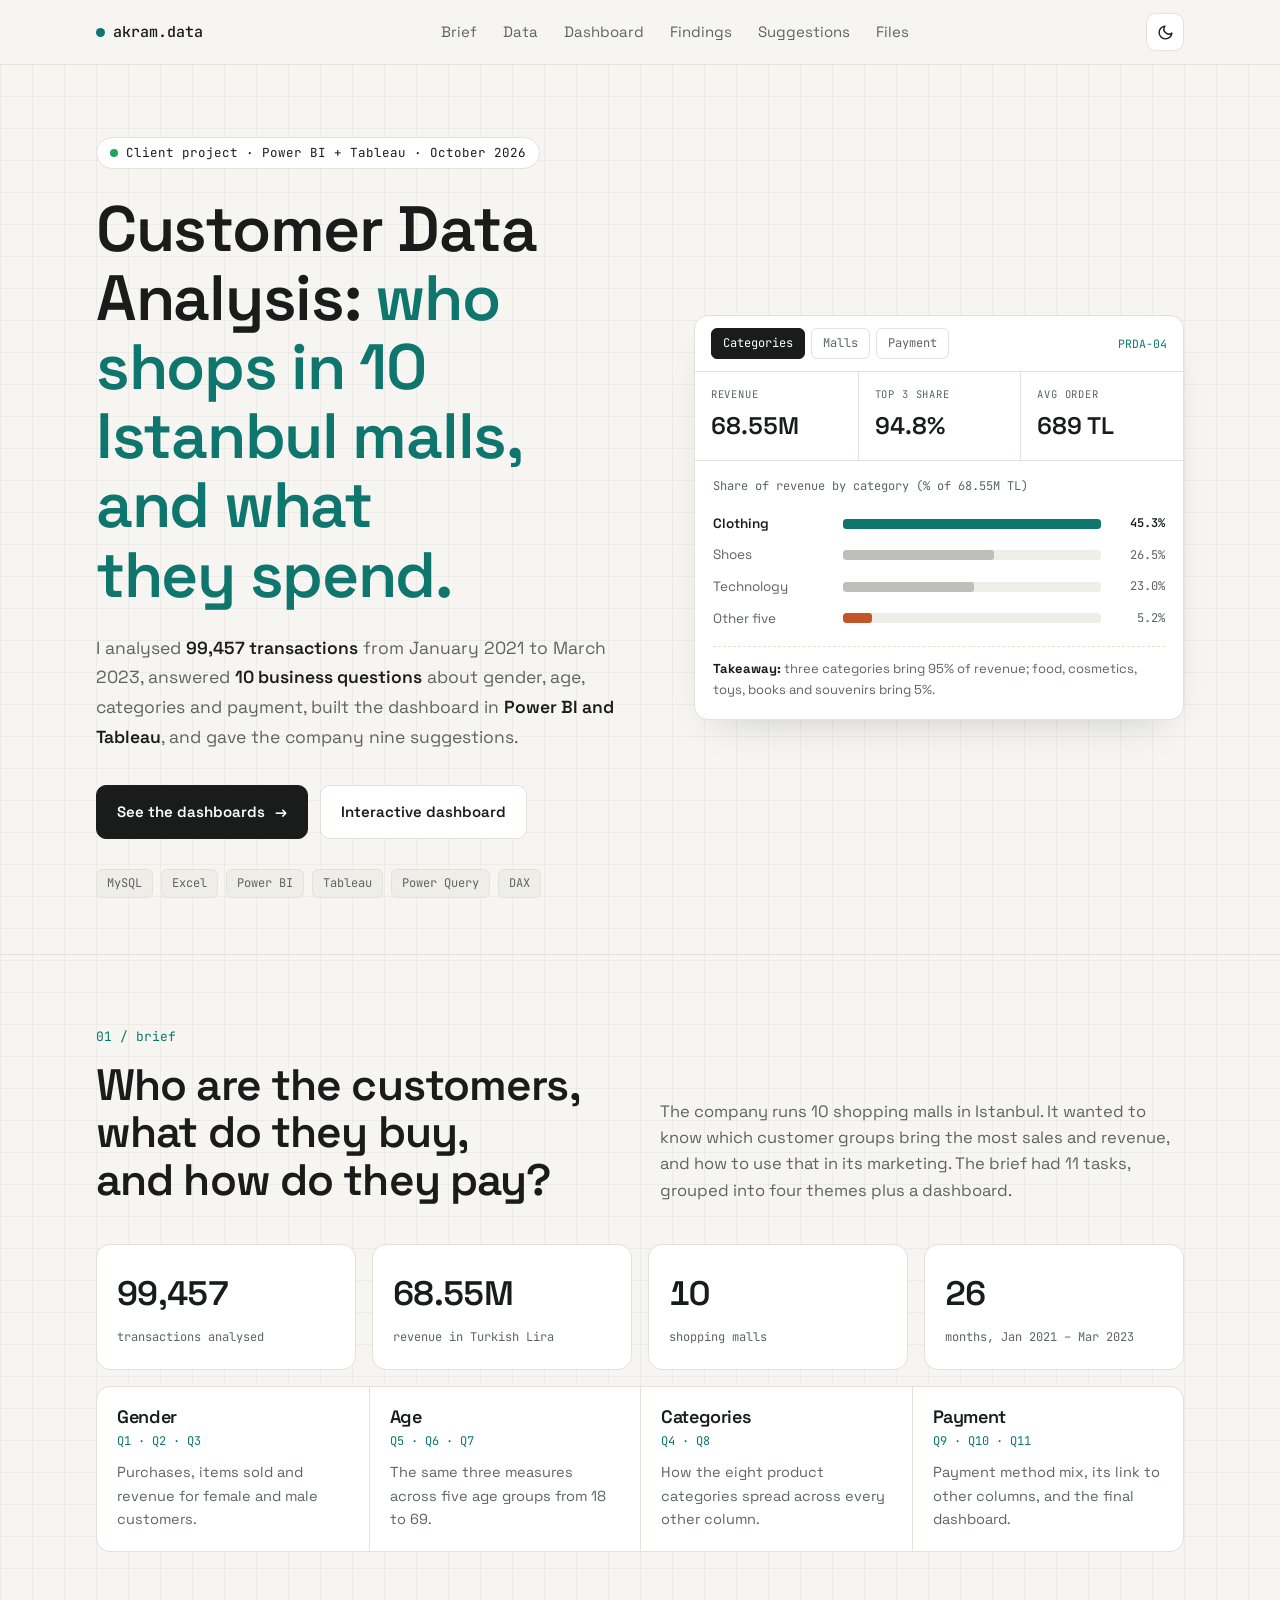
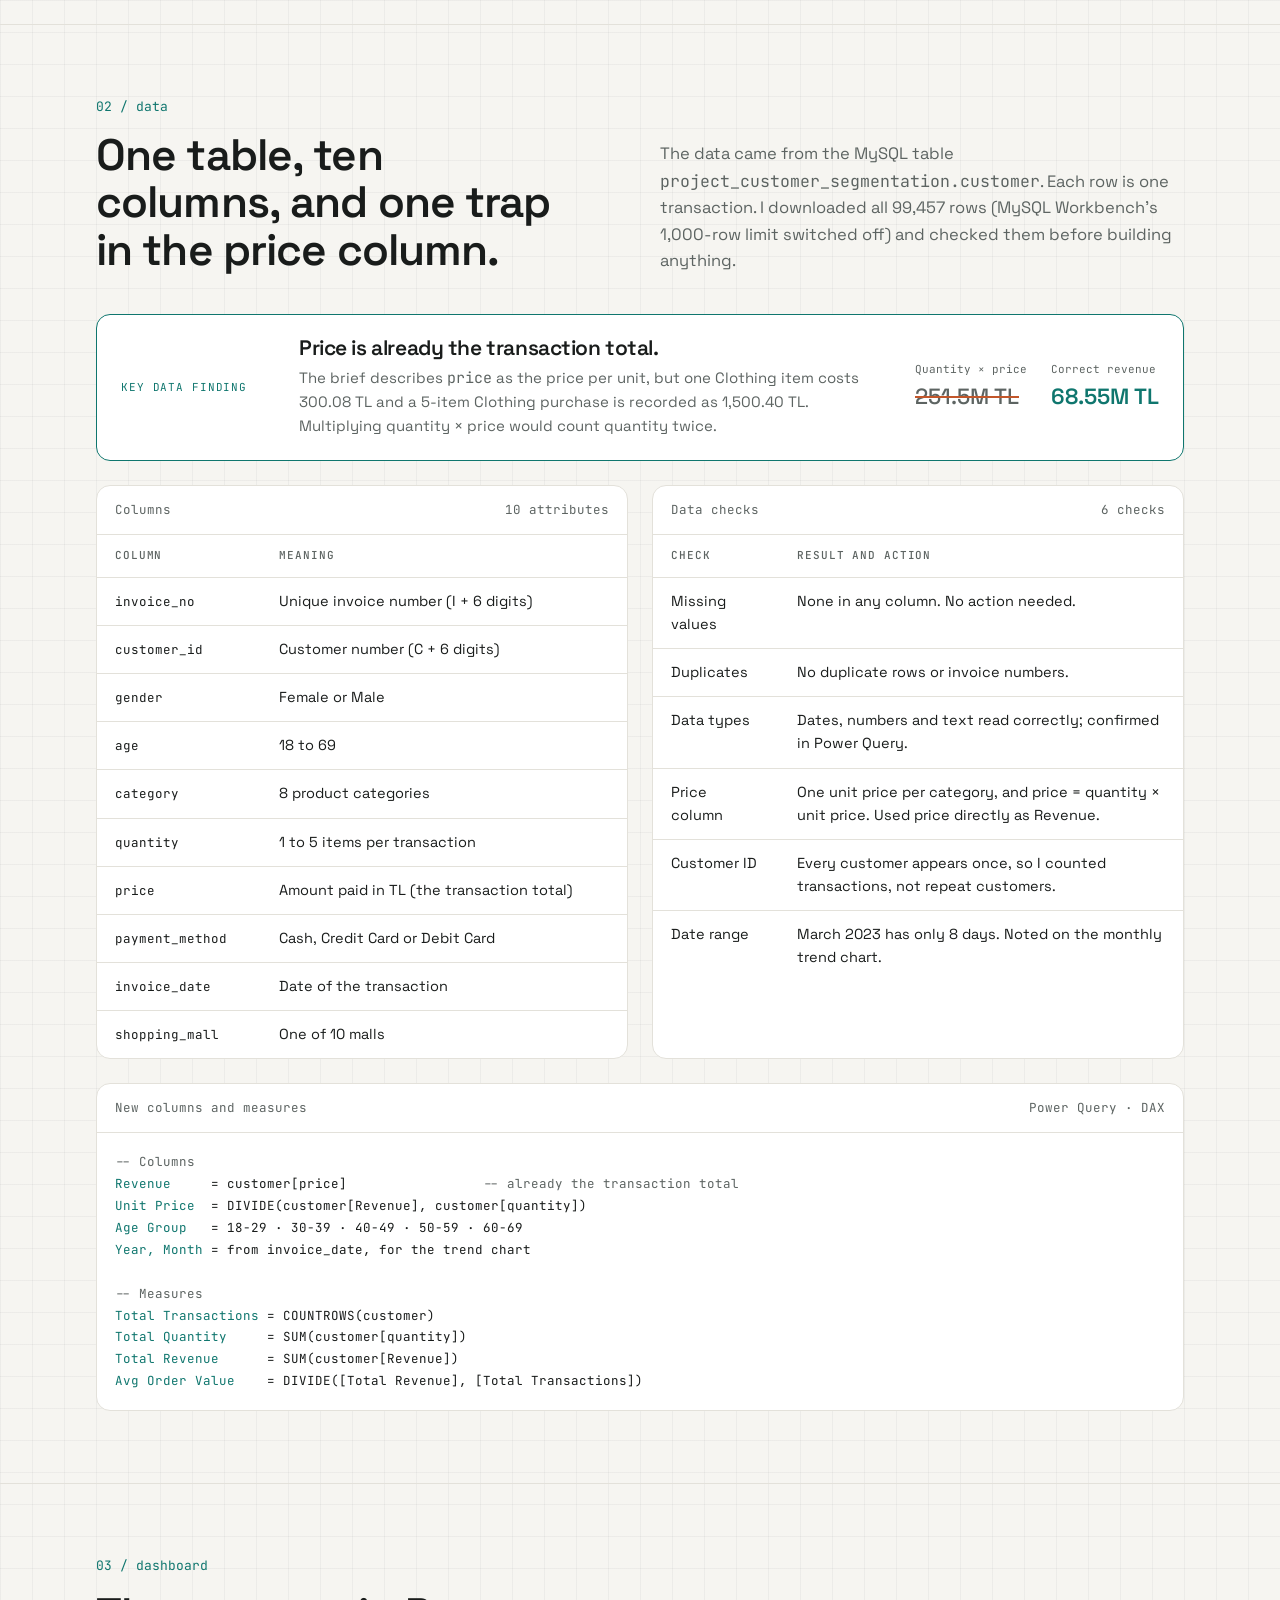
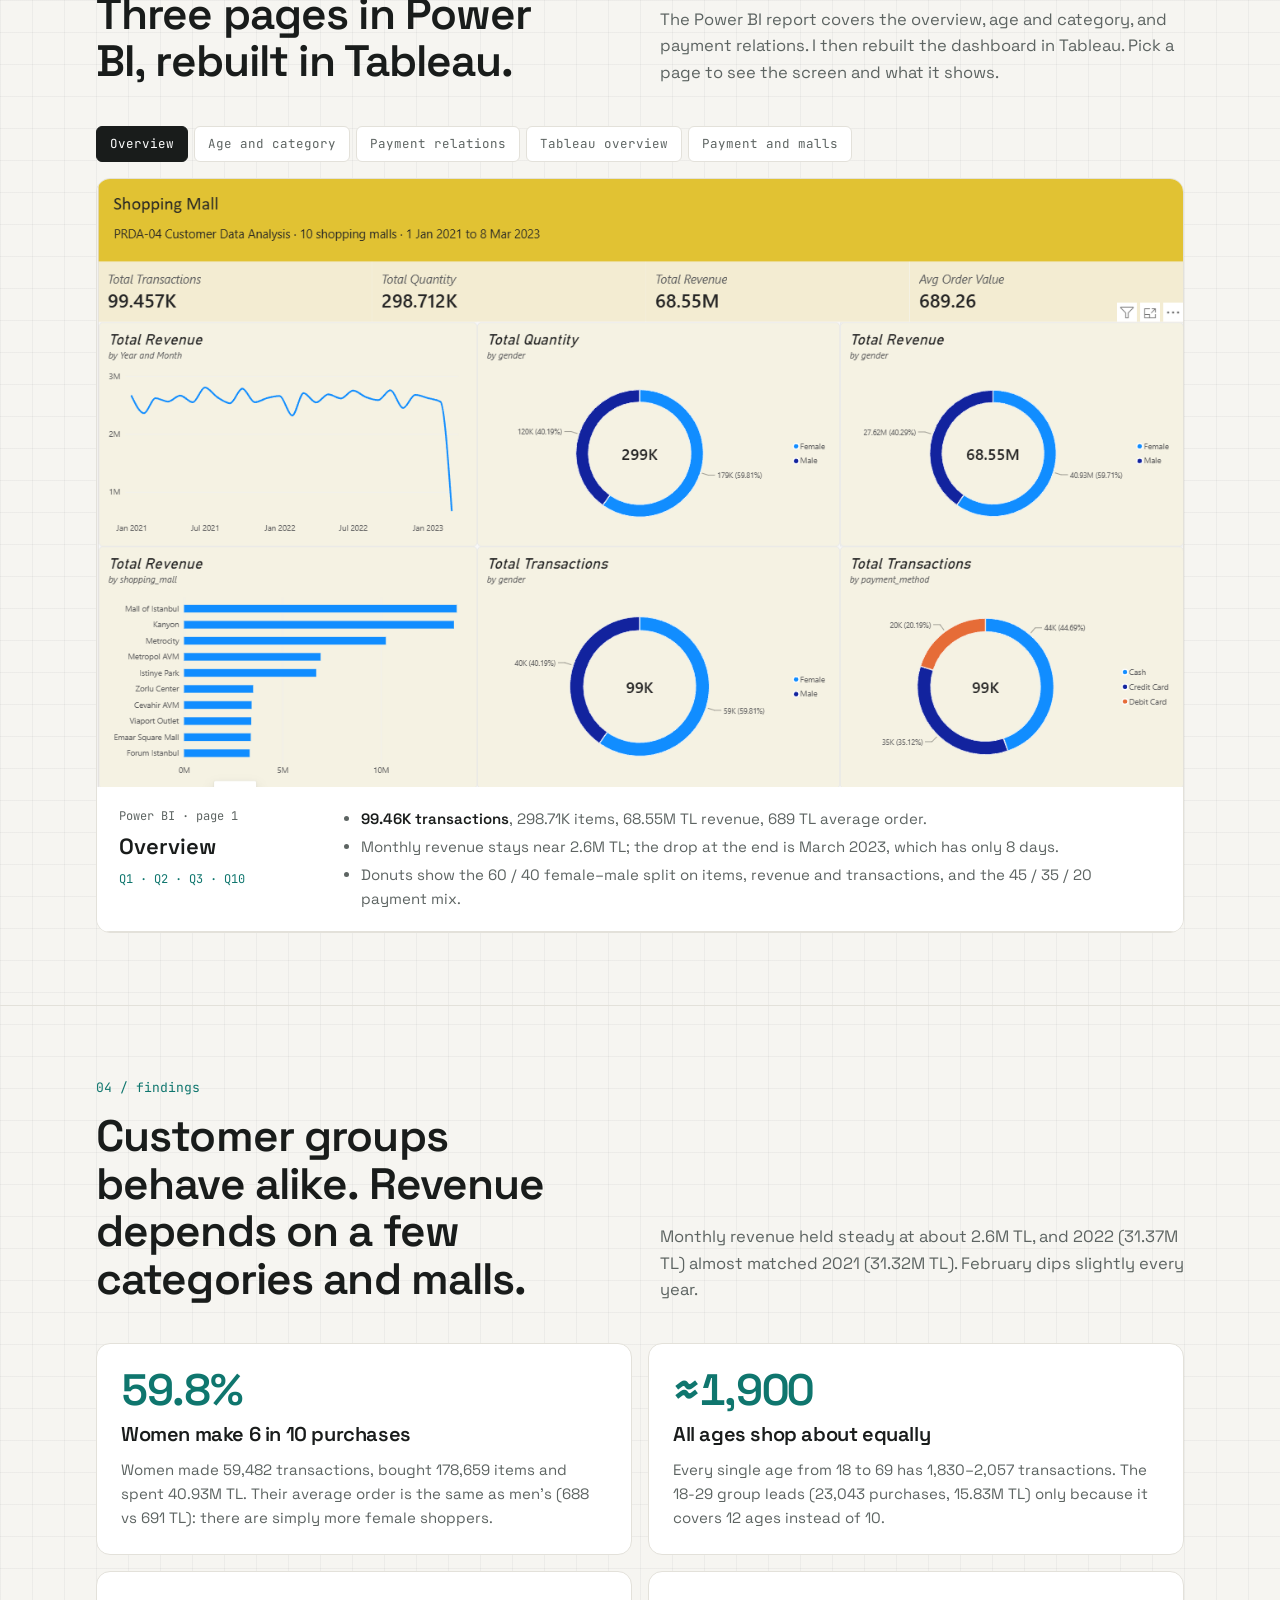
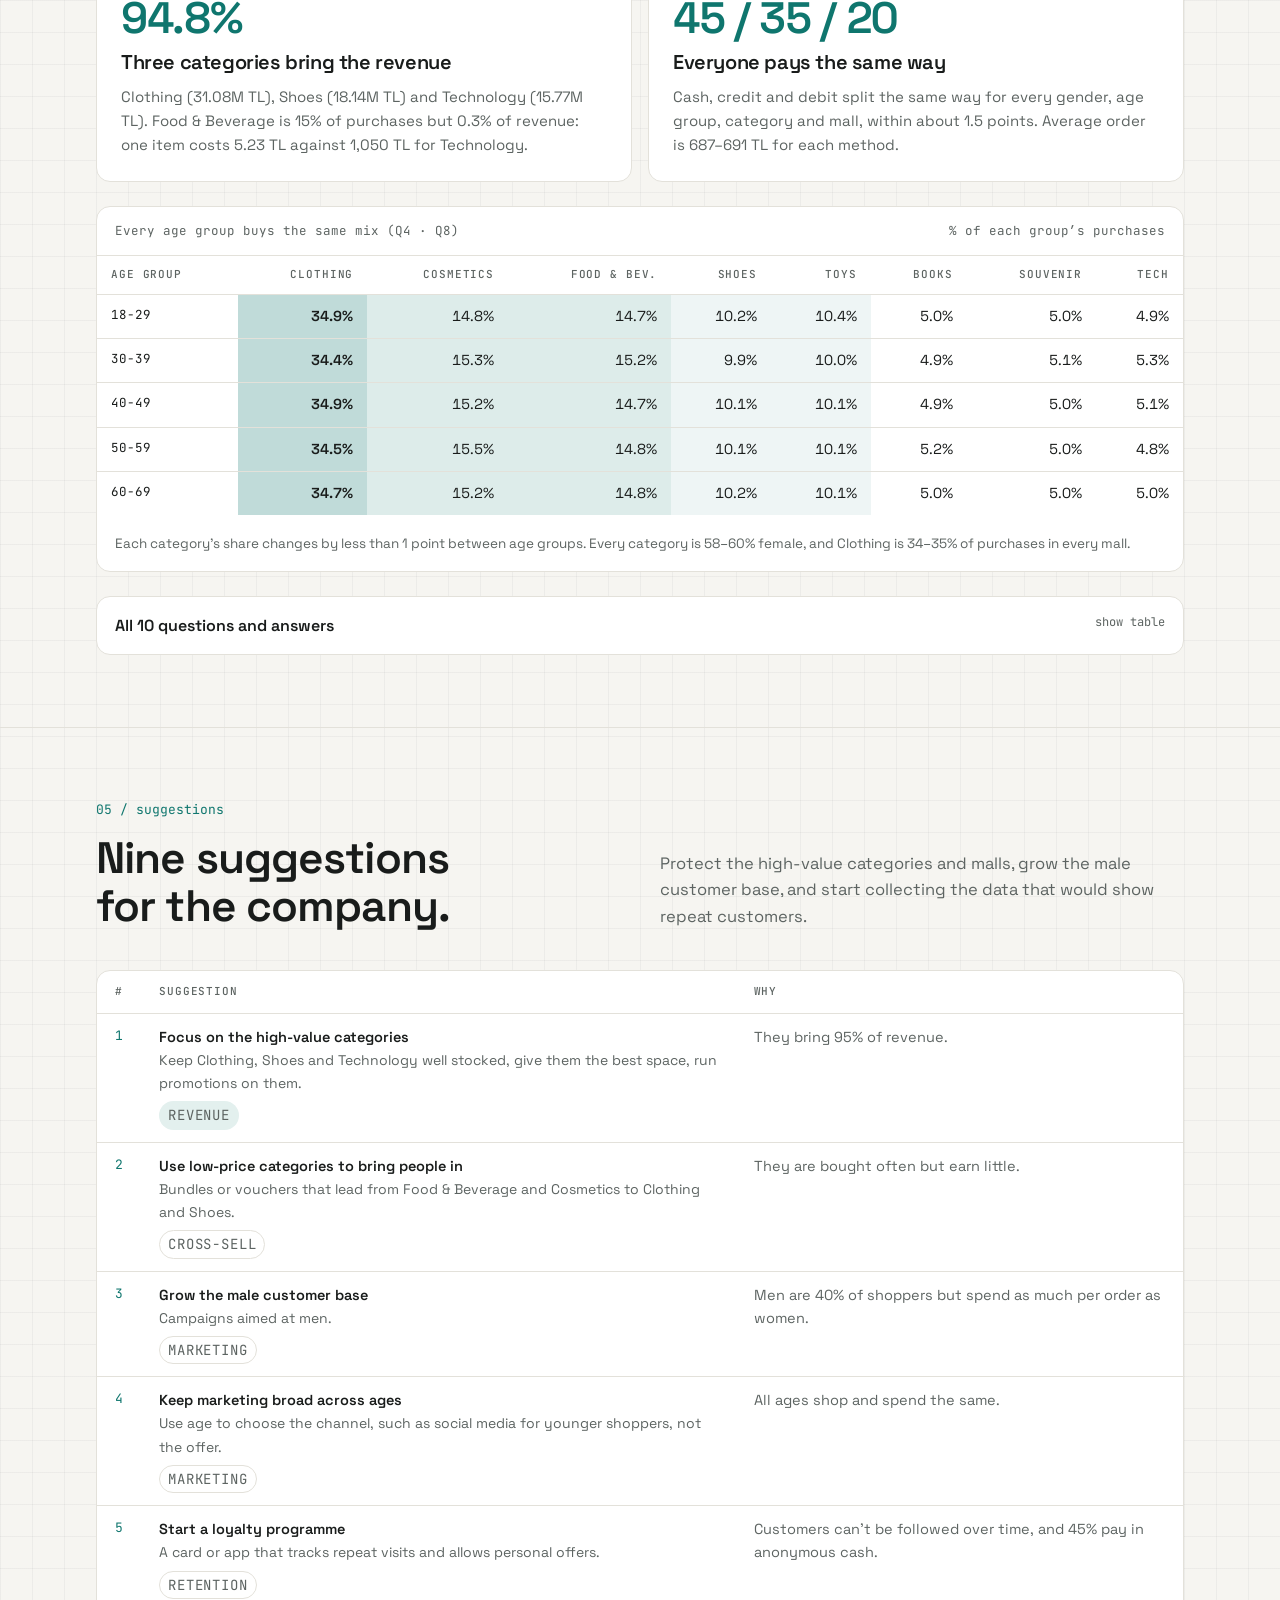
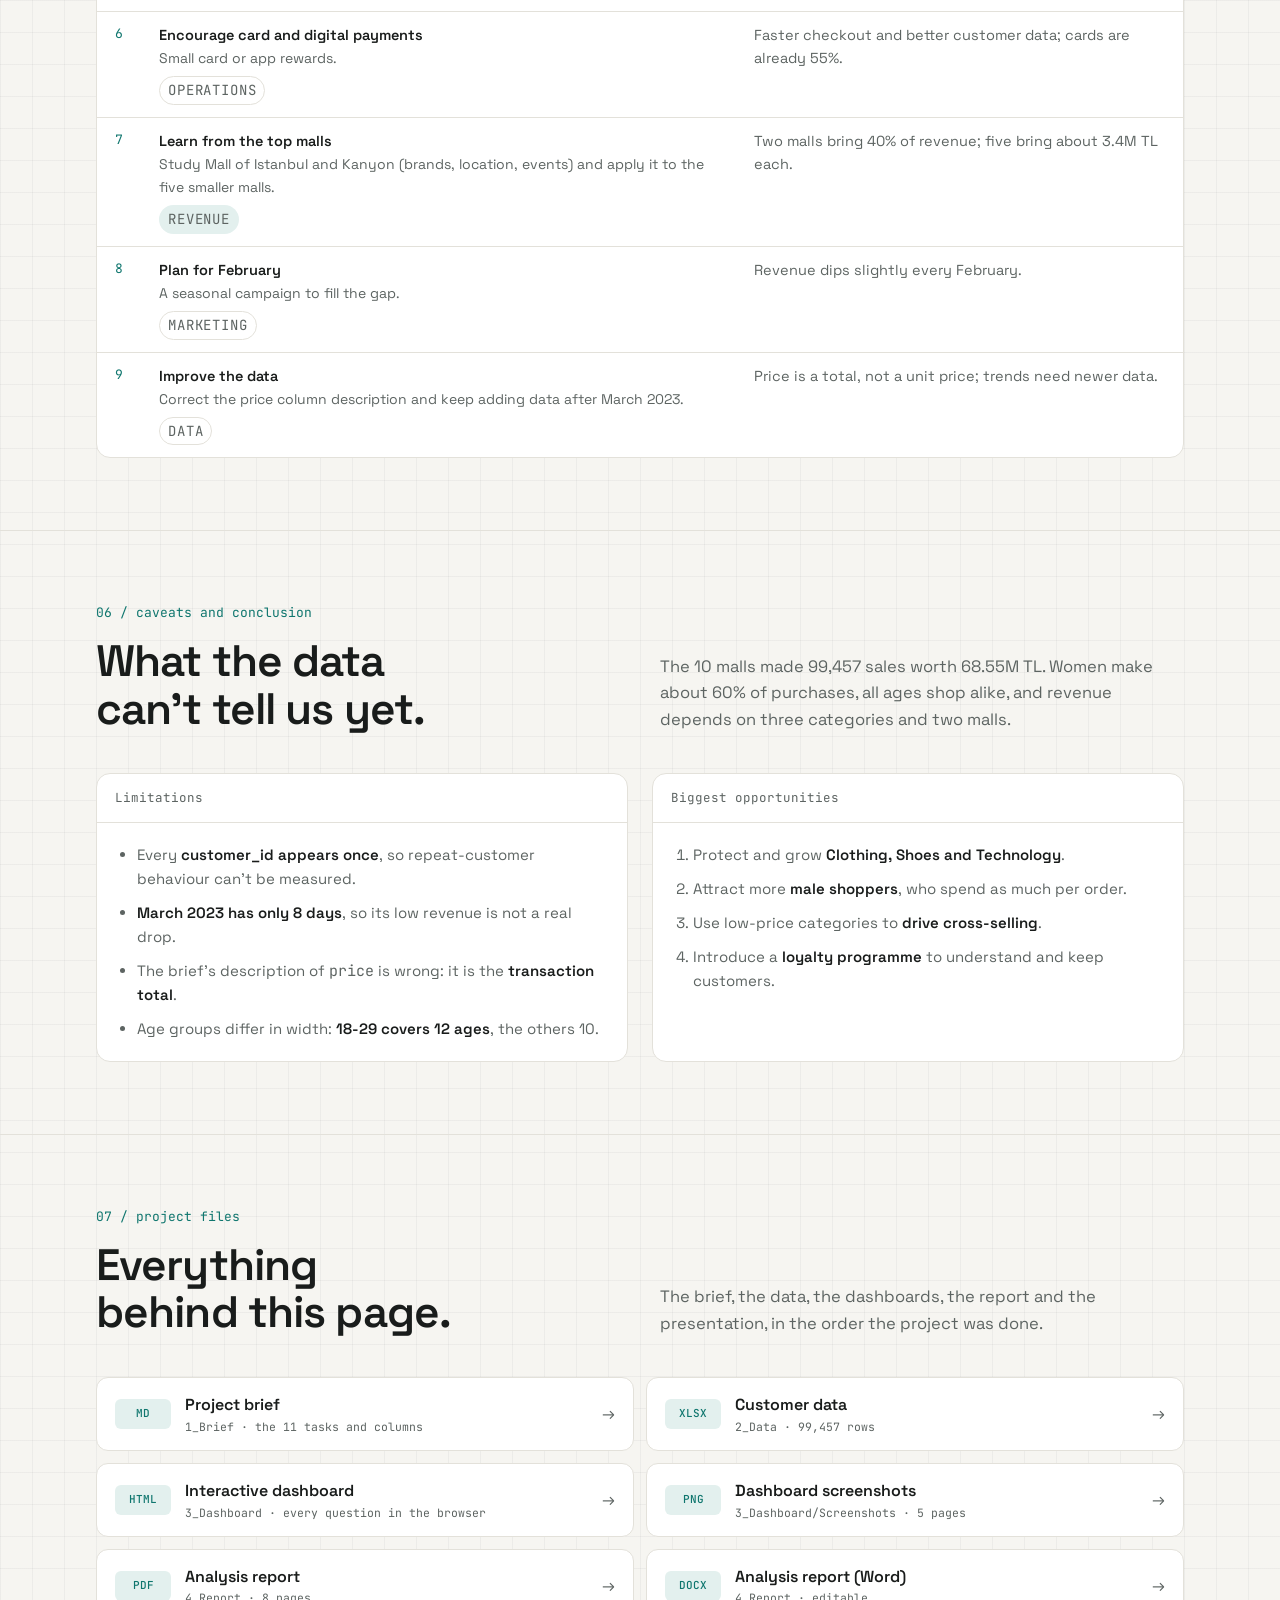
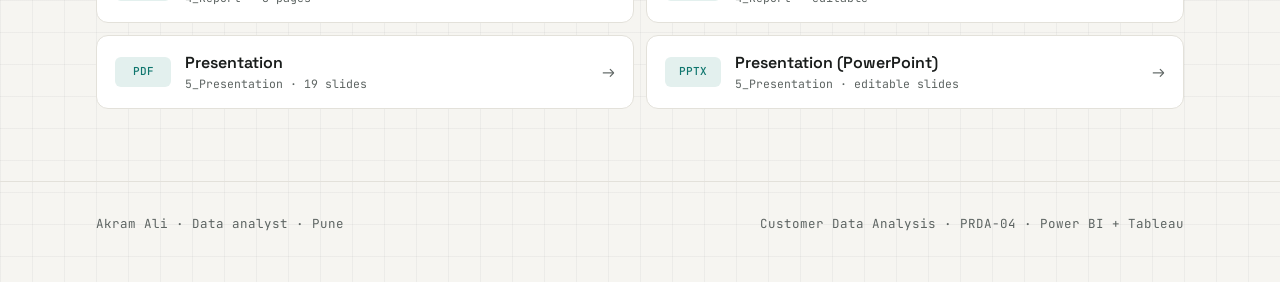
<file: index.html>
<!doctype html>
<html lang="en">
<head>
  <meta charset="utf-8">
  <meta name="viewport" content="width=device-width, initial-scale=1">
  <title>Customer Data Analysis · Akram Ali</title>
  <meta name="description" content="Power BI and Tableau analysis of 99,457 shopping transactions in 10 Istanbul malls: gender, age, categories, payment methods and nine suggestions.">
  <link rel="preconnect" href="https://fonts.googleapis.com">
  <link rel="preconnect" href="https://fonts.gstatic.com" crossorigin>
  <link rel="stylesheet" href="https://fonts.googleapis.com/css2?family=Space+Grotesk:wght@400;500;600;700&family=JetBrains+Mono:wght@400;500&display=swap">
  <link rel="stylesheet" href="style.css">
</head>
<body>
<input type="checkbox" id="theme" class="sr" aria-label="Dark theme">
<div class="page">

<header class="nav">
  <div class="wrap">
    <a class="brand" href="#top"><i></i>akram.data</a>
    <nav aria-label="Sections">
      <a href="#brief">Brief</a><a href="#data">Data</a><a href="#dashboard">Dashboard</a><a href="#findings">Findings</a><a href="#actions">Suggestions</a><a href="#files">Files</a>
    </nav>
    <label class="theme-btn" for="theme" title="Switch colour theme">
      <svg viewBox="0 0 24 24" fill="none" stroke="currentColor" stroke-width="2" stroke-linecap="round" stroke-linejoin="round"><path d="M21 12.8A9 9 0 1 1 11.2 3a7 7 0 0 0 9.8 9.8z"/></svg>
    </label>
  </div>
</header>

<main id="top">
  <div class="wrap hero">
    <div>
      <span class="pill"><i></i>Client project · Power BI + Tableau · October 2026</span>
      <h1>Customer Data Analysis: <em>who shops in 10 Istanbul malls, and what they spend.</em></h1>
      <p class="lede">I analysed <b>99,457 transactions</b> from January 2021 to March 2023, answered <b>10 business questions</b> about gender, age, categories and payment, built the dashboard in <b>Power BI and Tableau</b>, and gave the company nine suggestions.</p>
      <div class="ctas">
        <a class="btn primary" href="#dashboard">See the dashboards <span aria-hidden="true">→</span></a>
        <a class="btn ghost" href="Customer_Dashboard_Reference.html">Interactive dashboard</a>
      </div>
      <div class="tags">
        <span class="tag">MySQL</span><span class="tag">Excel</span><span class="tag">Power BI</span><span class="tag">Tableau</span><span class="tag">Power Query</span><span class="tag">DAX</span>
      </div>
    </div>

    <div class="dcard" aria-label="Key numbers from the analysis">
      <input type="radio" name="view" id="v-cust" class="sr" checked>
      <input type="radio" name="view" id="v-reo" class="sr">
      <input type="radio" name="view" id="v-bask" class="sr">
      <div class="dcard-head">
        <div class="tabs">
          <label class="tab" for="v-cust">Categories</label>
          <label class="tab" for="v-reo">Malls</label>
          <label class="tab" for="v-bask">Payment</label>
        </div>
        <span class="code">PRDA-04</span>
      </div>

      <div class="view view-cust">
        <div class="kpis">
          <div class="kpi"><small>Revenue</small><strong>68.55M</strong></div>
          <div class="kpi"><small>Top 3 share</small><strong>94.8%</strong></div>
          <div class="kpi"><small>Avg order</small><strong>689 TL</strong></div>
        </div>
        <div class="bars">
          <div class="bars-title">Share of revenue by category (% of 68.55M TL)</div>
          <div class="brow lead"><span class="lbl">Clothing</span><span class="track"><span class="fill" style="width:100%"></span></span><span class="val">45.3%</span></div>
          <div class="brow"><span class="lbl">Shoes</span><span class="track"><span class="fill" style="width:58.4%"></span></span><span class="val">26.5%</span></div>
          <div class="brow"><span class="lbl">Technology</span><span class="track"><span class="fill" style="width:50.8%"></span></span><span class="val">23.0%</span></div>
          <div class="brow low"><span class="lbl">Other five</span><span class="track"><span class="fill" style="width:11.5%"></span></span><span class="val">5.2%</span></div>
          <p class="takeaway"><b>Takeaway:</b> three categories bring 95% of revenue; food, cosmetics, toys, books and souvenirs bring 5%.</p>
        </div>
      </div>

      <div class="view view-reo">
        <div class="kpis">
          <div class="kpi"><small>Malls</small><strong>10</strong></div>
          <div class="kpi"><small>Top 2 share</small><strong>40.2%</strong></div>
          <div class="kpi"><small>Per month</small><strong>2.6M</strong></div>
        </div>
        <div class="bars">
          <div class="bars-title">Revenue by mall (million TL)</div>
          <div class="brow lead"><span class="lbl">Mall of Istanbul</span><span class="track"><span class="fill" style="width:100%"></span></span><span class="val">13.85</span></div>
          <div class="brow lead"><span class="lbl">Kanyon</span><span class="track"><span class="fill" style="width:99.0%"></span></span><span class="val">13.71</span></div>
          <div class="brow"><span class="lbl">Metrocity</span><span class="track"><span class="fill" style="width:74.0%"></span></span><span class="val">10.25</span></div>
          <div class="brow low"><span class="lbl">Forum Istanbul</span><span class="track"><span class="fill" style="width:24.1%"></span></span><span class="val">3.34</span></div>
          <p class="takeaway"><b>Takeaway:</b> two malls bring 40% of revenue; the five smallest bring about 3.4M TL each.</p>
        </div>
      </div>

      <div class="view view-bask">
        <div class="kpis">
          <div class="kpi"><small>Transactions</small><strong>99,457</strong></div>
          <div class="kpi"><small>Paid by card</small><strong>55.3%</strong></div>
          <div class="kpi"><small>Female share</small><strong>59.8%</strong></div>
        </div>
        <div class="bars">
          <div class="bars-title">Transactions by payment method (% of 99,457)</div>
          <div class="brow lead"><span class="lbl">Cash</span><span class="track"><span class="fill" style="width:100%"></span></span><span class="val">44.7%</span></div>
          <div class="brow"><span class="lbl">Credit card</span><span class="track"><span class="fill" style="width:78.5%"></span></span><span class="val">35.1%</span></div>
          <div class="brow"><span class="lbl">Debit card</span><span class="track"><span class="fill" style="width:45.2%"></span></span><span class="val">20.2%</span></div>
          <p class="takeaway"><b>Takeaway:</b> the same 45 / 35 / 20 split holds for every gender, age group, category and mall.</p>
        </div>
      </div>
    </div>
  </div>

  <!-- 01 brief -->
  <section class="block" id="brief">
    <div class="wrap">
      <div class="sec-head">
        <div><div class="eyebrow">01 / brief</div><h2>Who are the customers, what do they buy, and how do they pay?</h2></div>
        <p>The company runs 10 shopping malls in Istanbul. It wanted to know which customer groups bring the most sales and revenue, and how to use that in its marketing. The brief had 11 tasks, grouped into four themes plus a dashboard.</p>
      </div>
      <div class="stat-row">
        <div class="stat"><strong>99,457</strong><span>transactions analysed</span></div>
        <div class="stat"><strong>68.55M</strong><span>revenue in Turkish Lira</span></div>
        <div class="stat"><strong>10</strong><span>shopping malls</span></div>
        <div class="stat"><strong>26</strong><span>months, Jan 2021 – Mar 2023</span></div>
      </div>
      <div class="qgroups">
        <div class="qg"><h3>Gender</h3><div class="qs">Q1 · Q2 · Q3</div><p>Purchases, items sold and revenue for female and male customers.</p></div>
        <div class="qg"><h3>Age</h3><div class="qs">Q5 · Q6 · Q7</div><p>The same three measures across five age groups from 18 to 69.</p></div>
        <div class="qg"><h3>Categories</h3><div class="qs">Q4 · Q8</div><p>How the eight product categories spread across every other column.</p></div>
        <div class="qg"><h3>Payment</h3><div class="qs">Q9 · Q10 · Q11</div><p>Payment method mix, its link to other columns, and the final dashboard.</p></div>
      </div>
    </div>
  </section>

  <!-- 02 data -->
  <section class="block" id="data">
    <div class="wrap">
      <div class="sec-head">
        <div><div class="eyebrow">02 / data</div><h2>One table, ten columns, and one trap in the price column.</h2></div>
        <p>The data came from the MySQL table <span class="mono">project_customer_segmentation.customer</span>. Each row is one transaction. I downloaded all 99,457 rows (MySQL Workbench's 1,000-row limit switched off) and checked them before building anything.</p>
      </div>

      <div class="callout">
        <div class="callout-k">Key data finding</div>
        <div class="callout-body">
          <h3>Price is already the transaction total.</h3>
          <p>The brief describes <span class="mono">price</span> as the price per unit, but one Clothing item costs 300.08 TL and a 5-item Clothing purchase is recorded as 1,500.40 TL. Multiplying quantity × price would count quantity twice.</p>
        </div>
        <div class="callout-nums">
          <div><small>Quantity × price</small><s>251.5M TL</s></div>
          <div><small>Correct revenue</small><strong>68.55M TL</strong></div>
        </div>
      </div>

      <div class="two">
        <div class="panel">
          <div class="panel-h"><span>Columns</span><span>10 attributes</span></div>
          <div class="tscroll">
            <table>
              <thead><tr><th>Column</th><th>Meaning</th></tr></thead>
              <tbody>
                <tr><td><span class="m">invoice_no</span></td><td>Unique invoice number (I + 6 digits)</td></tr>
                <tr><td><span class="m">customer_id</span></td><td>Customer number (C + 6 digits)</td></tr>
                <tr><td><span class="m">gender</span></td><td>Female or Male</td></tr>
                <tr><td><span class="m">age</span></td><td>18 to 69</td></tr>
                <tr><td><span class="m">category</span></td><td>8 product categories</td></tr>
                <tr><td><span class="m">quantity</span></td><td>1 to 5 items per transaction</td></tr>
                <tr><td><span class="m">price</span></td><td>Amount paid in TL (the transaction total)</td></tr>
                <tr><td><span class="m">payment_method</span></td><td>Cash, Credit Card or Debit Card</td></tr>
                <tr><td><span class="m">invoice_date</span></td><td>Date of the transaction</td></tr>
                <tr><td><span class="m">shopping_mall</span></td><td>One of 10 malls</td></tr>
              </tbody>
            </table>
          </div>
        </div>
        <div class="panel">
          <div class="panel-h"><span>Data checks</span><span>6 checks</span></div>
          <div class="tscroll">
            <table>
              <thead><tr><th>Check</th><th>Result and action</th></tr></thead>
              <tbody>
                <tr><td>Missing values</td><td>None in any column. No action needed.</td></tr>
                <tr><td>Duplicates</td><td>No duplicate rows or invoice numbers.</td></tr>
                <tr><td>Data types</td><td>Dates, numbers and text read correctly; confirmed in Power Query.</td></tr>
                <tr><td>Price column</td><td>One unit price per category, and price = quantity × unit price. Used price directly as Revenue.</td></tr>
                <tr><td>Customer ID</td><td>Every customer appears once, so I counted transactions, not repeat customers.</td></tr>
                <tr><td>Date range</td><td>March 2023 has only 8 days. Noted on the monthly trend chart.</td></tr>
              </tbody>
            </table>
          </div>
        </div>
      </div>

      <div class="panel" style="margin-top:24px">
        <div class="panel-h"><span>New columns and measures</span><span>Power Query · DAX</span></div>
<pre class="dax"><span class="c">-- Columns</span>
<span class="n">Revenue</span>     = customer[price]                 <span class="c">-- already the transaction total</span>
<span class="n">Unit Price</span>  = DIVIDE(customer[Revenue], customer[quantity])
<span class="n">Age Group</span>   = 18-29 · 30-39 · 40-49 · 50-59 · 60-69
<span class="n">Year, Month</span> = from invoice_date, for the trend chart

<span class="c">-- Measures</span>
<span class="n">Total Transactions</span> = COUNTROWS(customer)
<span class="n">Total Quantity</span>     = SUM(customer[quantity])
<span class="n">Total Revenue</span>      = SUM(customer[Revenue])
<span class="n">Avg Order Value</span>    = DIVIDE([Total Revenue], [Total Transactions])</pre>
      </div>
    </div>
  </section>

  <!-- 03 dashboard -->
  <section class="block" id="dashboard">
    <div class="wrap">
      <div class="sec-head">
        <div><div class="eyebrow">03 / dashboard</div><h2>Three pages in Power BI, rebuilt in Tableau.</h2></div>
        <p>The Power BI report covers the overview, age and category, and payment relations. I then rebuilt the dashboard in Tableau. Pick a page to see the screen and what it shows.</p>
      </div>
      <input type="radio" name="page" id="p-pb1" class="sr" checked>
      <input type="radio" name="page" id="p-pb2" class="sr">
      <input type="radio" name="page" id="p-pb3" class="sr">
      <input type="radio" name="page" id="p-tb1" class="sr">
      <input type="radio" name="page" id="p-tb2" class="sr">
      <div class="gallery-tabs">
        <label class="tab" for="p-pb1">Overview</label>
        <label class="tab" for="p-pb2">Age and category</label>
        <label class="tab" for="p-pb3">Payment relations</label>
        <label class="tab" for="p-tb1">Tableau overview</label>
        <label class="tab" for="p-tb2">Payment and malls</label>
      </div>
      <figure class="shot shot-pb1" style="margin:0">
        <div class="shot-frame"><img src="Overview.png">
        <figcaption class="shot-cap">
          <div class="pg">Power BI · page 1<b>Overview</b><span class="qs">Q1 · Q2 · Q3 · Q10</span></div>
          <ul>
            <li><b>99.46K transactions</b>, 298.71K items, 68.55M TL revenue, 689 TL average order.</li>
            <li>Monthly revenue stays near 2.6M TL; the drop at the end is March 2023, which has only 8 days.</li>
            <li>Donuts show the 60 / 40 female–male split on items, revenue and transactions, and the 45 / 35 / 20 payment mix.</li>
          </ul>
        </figcaption>
      </figure>
      <figure class="shot shot-pb2" style="margin:0">
       <div class="shot-frame"><img src="Age and category.png"> 
        <figcaption class="shot-cap">
          <div class="pg">Power BI · page 2<b>Age and category</b><span class="qs">Q4 · Q5 · Q6 · Q7 · Q8</span></div>
          <ul>
            <li><b>18-29</b> leads on transactions, items and revenue because it covers 12 ages.</li>
            <li><b>Clothing</b> leads on revenue (31.08M TL), followed by Shoes and Technology.</li>
            <li>Category by gender shows every category is about 60% female.</li>
          </ul>
        </figcaption>
      </figure>
      <figure class="shot shot-pb3" style="margin:0">
        <div class="shot-frame"><img src="Payment relations.png">
        <figcaption class="shot-cap">
          <div class="pg">Power BI · page 3<b>Payment relations</b><span class="qs">Q9</span></div>
          <ul>
            <li>Payment method by gender, age group, mall and category.</li>
            <li>The <b>cash / credit / debit</b> split looks the same in every bar.</li>
            <li>The matrix gives exact transaction counts by age group and category.</li>
          </ul>
        </figcaption>
      </figure>
      <figure class="shot shot-tb1" style="margin:0">
        <div class="shot-frame"><img src="Tableau overview.png">
        <figcaption class="shot-cap">
          <div class="pg">Tableau · page 1<b>Tableau overview</b><span class="qs">Q1–Q8</span></div>
          <ul>
            <li>The same KPIs rebuilt in Tableau: 689 TL average order, 99,457 customers, 68.55M TL.</li>
            <li>Age group and gender against transactions, quantity and revenue.</li>
            <li>Category totals, payment mix by age group and payment mix by mall.</li>
          </ul>
        </figcaption>
      </figure>
      <figure class="shot shot-tb2" style="margin:0">
        <div class="shot-frame"><img src="Payment and malls.png">
        <figcaption class="shot-cap">
          <div class="pg">Tableau · page 2<b>Payment and malls</b><span class="qs">Q9 · Q10</span></div>
          <ul>
            <li>Payment method by gender and by category.</li>
            <li><b>Mall of Istanbul</b> (13.85M TL) and <b>Kanyon</b> (13.71M TL) lead revenue.</li>
            <li>A pie chart of the overall payment split.</li>
          </ul>
        </figcaption>
      </figure>
    </div>
  </section>

  <!-- 04 findings -->
  <section class="block" id="findings">
    <div class="wrap">
      <div class="sec-head">
        <div><div class="eyebrow">04 / findings</div><h2>Customer groups behave alike. Revenue depends on a few categories and malls.</h2></div>
        <p>Monthly revenue held steady at about 2.6M TL, and 2022 (31.37M TL) almost matched 2021 (31.32M TL). February dips slightly every year.</p>
      </div>
      <div class="findings">
        <div class="finding"><div class="big">59.8%</div><h3>Women make 6 in 10 purchases</h3><p>Women made 59,482 transactions, bought 178,659 items and spent 40.93M TL. Their average order is the same as men’s (688 vs 691 TL): there are simply more female shoppers.</p></div>
        <div class="finding"><div class="big">≈1,900</div><h3>All ages shop about equally</h3><p>Every single age from 18 to 69 has 1,830–2,057 transactions. The 18-29 group leads (23,043 purchases, 15.83M TL) only because it covers 12 ages instead of 10.</p></div>
        <div class="finding"><div class="big">94.8%</div><h3>Three categories bring the revenue</h3><p>Clothing (31.08M TL), Shoes (18.14M TL) and Technology (15.77M TL). Food &amp; Beverage is 15% of purchases but 0.3% of revenue: one item costs 5.23 TL against 1,050 TL for Technology.</p></div>
        <div class="finding"><div class="big">45 / 35 / 20</div><h3>Everyone pays the same way</h3><p>Cash, credit and debit split the same way for every gender, age group, category and mall, within about 1.5 points. Average order is 687–691 TL for each method.</p></div>
      </div>

      <div class="panel" style="margin-top:24px">
        <div class="panel-h"><span>Every age group buys the same mix (Q4 · Q8)</span><span>% of each group’s purchases</span></div>
        <div class="tscroll">
          <table class="mix">
            <thead><tr><th>Age group</th><th class="num">Clothing</th><th class="num">Cosmetics</th><th class="num">Food &amp; Bev.</th><th class="num">Shoes</th><th class="num">Toys</th><th class="num">Books</th><th class="num">Souvenir</th><th class="num">Tech</th></tr></thead>
            <tbody>
              <tr><td>18-29</td><td class="num h3">34.9%</td><td class="num h2">14.8%</td><td class="num h2">14.7%</td><td class="num h1">10.2%</td><td class="num h1">10.4%</td><td class="num">5.0%</td><td class="num">5.0%</td><td class="num">4.9%</td></tr>
              <tr><td>30-39</td><td class="num h3">34.4%</td><td class="num h2">15.3%</td><td class="num h2">15.2%</td><td class="num h1">9.9%</td><td class="num h1">10.0%</td><td class="num">4.9%</td><td class="num">5.1%</td><td class="num">5.3%</td></tr>
              <tr><td>40-49</td><td class="num h3">34.9%</td><td class="num h2">15.2%</td><td class="num h2">14.7%</td><td class="num h1">10.1%</td><td class="num h1">10.1%</td><td class="num">4.9%</td><td class="num">5.0%</td><td class="num">5.1%</td></tr>
              <tr><td>50-59</td><td class="num h3">34.5%</td><td class="num h2">15.5%</td><td class="num h2">14.8%</td><td class="num h1">10.1%</td><td class="num h1">10.1%</td><td class="num">5.2%</td><td class="num">5.0%</td><td class="num">4.8%</td></tr>
              <tr><td>60-69</td><td class="num h3">34.7%</td><td class="num h2">15.2%</td><td class="num h2">14.8%</td><td class="num h1">10.2%</td><td class="num h1">10.1%</td><td class="num">5.0%</td><td class="num">5.0%</td><td class="num">5.0%</td></tr>
            </tbody>
          </table>
        </div>
        <p class="model-note" style="padding:0 18px 16px">Each category’s share changes by less than 1 point between age groups. Every category is 58–60% female, and Clothing is 34–35% of purchases in every mall.</p>
      </div>

      <details class="qa">
        <summary>All 10 questions and answers <span>show table</span></summary>
        <div class="tscroll">
          <table>
            <thead><tr><th>Q</th><th>Question</th><th>Answer</th></tr></thead>
            <tbody>
              <tr><td>Q1</td><td>Shopping distribution by gender</td><td>Female 59,482 (59.8%), male 39,975 (40.2%). Women make 6 of every 10 purchases.</td></tr>
              <tr><td>Q2</td><td>Which gender bought more products?</td><td>Women: 178,659 items vs 120,053. Both buy about 3 items per transaction.</td></tr>
              <tr><td>Q3</td><td>Which gender generated more revenue?</td><td>Women: 40.93M TL (59.7%) vs 27.62M TL. Average order 688 vs 691 TL.</td></tr>
              <tr><td>Q4</td><td>Purchase categories vs other columns</td><td>Clothing is 34.7% of transactions and 45.3% of revenue. The category mix does not change with gender, age, payment or mall.</td></tr>
              <tr><td>Q5</td><td>Shopping distribution by age</td><td>18-29: 23,043; other groups about 19,000 each. Even across ages once group width is allowed for.</td></tr>
              <tr><td>Q6</td><td>Which age group bought more products?</td><td>18-29: 69,245 items, because it covers 12 ages. Per year of age, all groups are similar.</td></tr>
              <tr><td>Q7</td><td>Which age group generated more revenue?</td><td>18-29: 15.83M TL. Average order is 683–698 TL in every group.</td></tr>
              <tr><td>Q8</td><td>Purchase categories vs other columns</td><td>Every age group buys the same mix within 1 point (see table above).</td></tr>
              <tr><td>Q9</td><td>Does payment method relate to other columns?</td><td>No. About 45% cash, 35% credit and 20% debit in every group, within 1.5 points.</td></tr>
              <tr><td>Q10</td><td>Distribution of payment method</td><td>Cash 44,447 (44.7%), credit card 34,931 (35.1%), debit card 20,079 (20.2%).</td></tr>
            </tbody>
          </table>
        </div>
      </details>
    </div>
  </section>

  <!-- 05 suggestions -->
  <section class="block" id="actions">
    <div class="wrap">
      <div class="sec-head">
        <div><div class="eyebrow">05 / suggestions</div><h2>Nine suggestions for the company.</h2></div>
        <p>Protect the high-value categories and malls, grow the male customer base, and start collecting the data that would show repeat customers.</p>
      </div>
      <div class="panel">
        <div class="tscroll">
          <table class="actions">
            <thead><tr><th>#</th><th>Suggestion</th><th>Why</th></tr></thead>
            <tbody>
              <tr><td>1</td><td><b>Focus on the high-value categories</b><span>Keep Clothing, Shoes and Technology well stocked, give them the best space, run promotions on them.</span><br><span class="phase protect">Revenue</span></td><td>They bring 95% of revenue.</td></tr>
              <tr><td>2</td><td><b>Use low-price categories to bring people in</b><span>Bundles or vouchers that lead from Food &amp; Beverage and Cosmetics to Clothing and Shoes.</span><br><span class="phase">Cross-sell</span></td><td>They are bought often but earn little.</td></tr>
              <tr><td>3</td><td><b>Grow the male customer base</b><span>Campaigns aimed at men.</span><br><span class="phase">Marketing</span></td><td>Men are 40% of shoppers but spend as much per order as women.</td></tr>
              <tr><td>4</td><td><b>Keep marketing broad across ages</b><span>Use age to choose the channel, such as social media for younger shoppers, not the offer.</span><br><span class="phase">Marketing</span></td><td>All ages shop and spend the same.</td></tr>
              <tr><td>5</td><td><b>Start a loyalty programme</b><span>A card or app that tracks repeat visits and allows personal offers.</span><br><span class="phase">Retention</span></td><td>Customers can’t be followed over time, and 45% pay in anonymous cash.</td></tr>
              <tr><td>6</td><td><b>Encourage card and digital payments</b><span>Small card or app rewards.</span><br><span class="phase">Operations</span></td><td>Faster checkout and better customer data; cards are already 55%.</td></tr>
              <tr><td>7</td><td><b>Learn from the top malls</b><span>Study Mall of Istanbul and Kanyon (brands, location, events) and apply it to the five smaller malls.</span><br><span class="phase protect">Revenue</span></td><td>Two malls bring 40% of revenue; five bring about 3.4M TL each.</td></tr>
              <tr><td>8</td><td><b>Plan for February</b><span>A seasonal campaign to fill the gap.</span><br><span class="phase">Marketing</span></td><td>Revenue dips slightly every February.</td></tr>
              <tr><td>9</td><td><b>Improve the data</b><span>Correct the price column description and keep adding data after March 2023.</span><br><span class="phase">Data</span></td><td>Price is a total, not a unit price; trends need newer data.</td></tr>
            </tbody>
          </table>
        </div>
      </div>
    </div>
  </section>

  <!-- 06 limits -->
  <section class="block" id="limits">
    <div class="wrap">
      <div class="sec-head">
        <div><div class="eyebrow">06 / caveats and conclusion</div><h2>What the data can’t tell us yet.</h2></div>
        <p>The 10 malls made 99,457 sales worth 68.55M TL. Women make about 60% of purchases, all ages shop alike, and revenue depends on three categories and two malls.</p>
      </div>
      <div class="limits">
        <div class="panel">
          <div class="panel-h"><span>Limitations</span></div>
          <ul>
            <li>Every <b>customer_id appears once</b>, so repeat-customer behaviour can’t be measured.</li>
            <li><b>March 2023 has only 8 days</b>, so its low revenue is not a real drop.</li>
            <li>The brief’s description of <span class="mono">price</span> is wrong: it is the <b>transaction total</b>.</li>
            <li>Age groups differ in width: <b>18-29 covers 12 ages</b>, the others 10.</li>
          </ul>
        </div>
        <div class="panel">
          <div class="panel-h"><span>Biggest opportunities</span></div>
          <ol>
            <li>Protect and grow <b>Clothing, Shoes and Technology</b>.</li>
            <li>Attract more <b>male shoppers</b>, who spend as much per order.</li>
            <li>Use low-price categories to <b>drive cross-selling</b>.</li>
            <li>Introduce a <b>loyalty programme</b> to understand and keep customers.</li>
          </ol>
        </div>
      </div>
    </div>
  </section>

  <!-- 07 files -->
  <section class="block" id="files">
    <div class="wrap">
      <div class="sec-head">
        <div><div class="eyebrow">07 / project files</div><h2>Everything behind this page.</h2></div>
        <p>The brief, the data, the dashboards, the report and the presentation, in the order the project was done.</p>
      </div>
      <div class="files">
        <a class="file" href="Customer_Data_Analysis_Brief.docx"><span class="ext">MD</span><span class="fname"><b>Project brief</b><small>1_Brief · the 11 tasks and columns</small></span><span class="go" aria-hidden="true">→</span></a>
        <a class="file" href="Customer.xlsx"><span class="ext">XLSX</span><span class="fname"><b>Customer data</b><small>2_Data · 99,457 rows</small></span><span class="go" aria-hidden="true">→</span></a>
        <a class="file" href="Customer_Dashboard_Reference.html"><span class="ext">HTML</span><span class="fname"><b>Interactive dashboard</b><small>3_Dashboard · every question in the browser</small></span><span class="go" aria-hidden="true">→</span></a>
        <a class="file" href="3_Dashboard/Screenshots/Page1_PowerBI_Overview.png"><span class="ext">PNG</span><span class="fname"><b>Dashboard screenshots</b><small>3_Dashboard/Screenshots · 5 pages</small></span><span class="go" aria-hidden="true">→</span></a>
        <a class="file" href="Customer_Data_Analysis_Report.docx"><span class="ext">PDF</span><span class="fname"><b>Analysis report</b><small>4_Report · 8 pages</small></span><span class="go" aria-hidden="true">→</span></a>
        <a class="file" href="Customer_Data_Analysis_Report.pdf"><span class="ext">DOCX</span><span class="fname"><b>Analysis report (Word)</b><small>4_Report · editable</small></span><span class="go" aria-hidden="true">→</span></a>
        <a class="file" href="Customer_Data_Analysis_Presentation.pdf"><span class="ext">PDF</span><span class="fname"><b>Presentation</b><small>5_Presentation · 19 slides</small></span><span class="go" aria-hidden="true">→</span></a>
        <a class="file" href="Customer_Data_Analysis_Presentation.pptx"><span class="ext">PPTX</span><span class="fname"><b>Presentation (PowerPoint)</b><small>5_Presentation · editable slides</small></span><span class="go" aria-hidden="true">→</span></a>
      </div>
    </div>
  </section>
</main>

<footer>
  <div class="wrap">
    <span>Akram Ali · Data analyst · Pune</span>
    <span>Customer Data Analysis · PRDA-04 · Power BI + Tableau</span>
  </div>
</footer>

</div>
</body>
</html>
</file>
<file: style.css>
/* Customer Data Analysis — styles (HTML + CSS only) */
/* Layout: portfolio case study — graph-paper ground, centred 1120px column, two-column hero with a live "data card", numbered sections down the page */
:root{
  --bg:#f6f5f1; --grid:rgba(30,40,38,.045); --card:#ffffff; --fg:#191c1b; --muted:#5d6462;
  --line:#e3e1da; --accent:#0f766e; --accent-soft:#e3f0ee; --bar:#bdbfba; --bar-track:#efeee9;
  --chip:#efede7; --ink-btn:#191c1b; --ink-btn-fg:#ffffff; --warn:#c2562a;
  --display:"Space Grotesk",ui-sans-serif,system-ui,-apple-system,"Segoe UI",sans-serif;
  --mono:"JetBrains Mono",ui-monospace,SFMono-Regular,Menlo,Consolas,monospace;
}
/* Dark theme follows the device setting */
@media (prefers-color-scheme: dark){:root{
  --bg:#111413; --grid:rgba(220,235,230,.04); --card:#191d1c; --fg:#eceeed; --muted:#9ba3a0;
  --line:#2a302e; --accent:#33b5a5; --accent-soft:#16302c; --bar:#4b5250; --bar-track:#232826;
  --chip:#202523; --ink-btn:#eceeed; --ink-btn-fg:#111413; --warn:#e58459; color-scheme:dark}}

/* Theme button (no JavaScript): a hidden checkbox flips the theme */
#theme:checked ~ .page{
  --bg:#111413; --grid:rgba(220,235,230,.04); --card:#191d1c; --fg:#eceeed; --muted:#9ba3a0;
  --line:#2a302e; --accent:#33b5a5; --accent-soft:#16302c; --bar:#4b5250; --bar-track:#232826;
  --chip:#202523; --ink-btn:#eceeed; --ink-btn-fg:#111413; --warn:#e58459; color-scheme:dark}
@media (prefers-color-scheme: dark){#theme:checked ~ .page{
  --bg:#f6f5f1; --grid:rgba(30,40,38,.045); --card:#ffffff; --fg:#191c1b; --muted:#5d6462;
  --line:#e3e1da; --accent:#0f766e; --accent-soft:#e3f0ee; --bar:#bdbfba; --bar-track:#efeee9;
  --chip:#efede7; --ink-btn:#191c1b; --ink-btn-fg:#ffffff; --warn:#c2562a; color-scheme:light}}

*{box-sizing:border-box}
body{margin:0}
img{max-width:100%}
html{scroll-behavior:smooth}
@media (prefers-reduced-motion:reduce){html{scroll-behavior:auto}*{transition:none!important;animation:none!important}}
body{background:var(--bg);font-family:var(--display);font-size:16px;line-height:1.6}
.page{
  min-height:100vh; background-color:var(--bg); color:var(--fg);
  background-image:linear-gradient(var(--grid) 1px,transparent 1px),linear-gradient(90deg,var(--grid) 1px,transparent 1px);
  background-size:32px 32px;
}
/* hidden inputs that drive the tabs and theme */
.sr{position:fixed;top:0;left:0;width:1px;height:1px;opacity:0;pointer-events:none;margin:0}
a{color:inherit}
:focus-visible{outline:2px solid var(--accent);outline-offset:3px;border-radius:4px}
.wrap{max-width:1120px;margin:0 auto;padding-left:max(16px,env(safe-area-inset-left,0px));padding-right:max(16px,env(safe-area-inset-right,0px))}
.mono{font-family:var(--mono)}
h1,h2,h3{text-wrap:balance;margin:0;letter-spacing:-.02em;line-height:1.08}
p{margin:0}

/* nav */
header.nav{position:sticky;top:0;z-index:5;background:color-mix(in srgb,var(--bg) 88%,transparent);backdrop-filter:blur(8px);border-bottom:1px solid var(--line)}
.nav .wrap{display:flex;align-items:center;justify-content:space-between;gap:16px;height:64px}
.brand{display:flex;align-items:center;gap:8px;font-family:var(--mono);font-size:15px;font-weight:500;text-decoration:none}
.brand i{width:9px;height:9px;border-radius:50%;background:var(--accent);display:block}
.nav nav{display:flex;gap:26px;font-size:15px;color:var(--muted)}
.nav nav a{text-decoration:none}
.nav nav a:hover{color:var(--fg)}
#theme:focus-visible ~ .page .theme-btn{outline:2px solid var(--accent);outline-offset:2px}
.theme-btn{width:38px;height:38px;border-radius:10px;border:1px solid var(--line);background:var(--card);color:var(--fg);display:grid;place-items:center;cursor:pointer}
.theme-btn svg{width:17px;height:17px}
@media (max-width:820px){.nav nav{display:none}}

/* hero */
.hero{padding-block:72px 56px;display:grid;grid-template-columns:1.05fr .95fr;gap:56px;align-items:center}
.hero > *{min-width:0}
.pill{display:inline-flex;align-items:center;gap:8px;border:1px solid var(--line);background:var(--card);border-radius:999px;padding:5px 13px;font-family:var(--mono);font-size:12.5px}
.pill i{width:8px;height:8px;border-radius:50%;background:#22a35a;display:block}
.hero h1{font-size:clamp(40px,5.6vw,64px);font-weight:600;margin-top:26px}
.hero h1 em{font-style:normal;color:var(--accent)}
.lede{margin-top:24px;color:var(--muted);font-size:17.5px;line-height:1.7;max-width:34em}
.lede b{color:var(--fg);font-weight:600}
.ctas{display:flex;flex-wrap:wrap;gap:12px;margin-top:32px}
.btn{display:inline-flex;align-items:center;gap:10px;padding:14px 20px;border-radius:10px;font-weight:600;font-size:15px;text-decoration:none;border:1px solid var(--line)}
.btn.primary{background:var(--ink-btn);color:var(--ink-btn-fg);border-color:var(--ink-btn)}
.btn.ghost{background:var(--card)}
.tags{display:flex;flex-wrap:wrap;gap:8px;margin-top:30px}
.tag{font-family:var(--mono);font-size:12px;color:var(--muted);background:var(--chip);border:1px solid var(--line);border-radius:6px;padding:4px 10px}

/* data card */
.dcard{background:var(--card);border:1px solid var(--line);border-radius:14px;box-shadow:0 18px 40px -24px rgba(20,30,28,.25);overflow:hidden}
.dcard-head{display:flex;align-items:center;justify-content:space-between;gap:10px;padding:12px 16px;border-bottom:1px solid var(--line);flex-wrap:wrap}
.tabs{display:flex;gap:6px;flex-wrap:wrap}
.tab{font-family:var(--mono);font-size:12px;padding:5px 11px;border-radius:6px;border:1px solid var(--line);background:transparent;color:var(--muted);cursor:pointer}
.tab:hover{color:var(--fg)}
/* hero card tabs */
.view{display:none}
#v-cust:checked ~ .dcard-head label[for="v-cust"],
#v-reo:checked ~ .dcard-head label[for="v-reo"],
#v-bask:checked ~ .dcard-head label[for="v-bask"]{background:var(--ink-btn);color:var(--ink-btn-fg);border-color:var(--ink-btn)}
#v-cust:checked ~ .view-cust,#v-reo:checked ~ .view-reo,#v-bask:checked ~ .view-bask{display:block}
#v-cust:focus-visible ~ .dcard-head label[for="v-cust"],
#v-reo:focus-visible ~ .dcard-head label[for="v-reo"],
#v-bask:focus-visible ~ .dcard-head label[for="v-bask"]{outline:2px solid var(--accent);outline-offset:2px}
.code{font-family:var(--mono);font-size:11.5px;color:var(--accent)}
.kpis{display:grid;grid-template-columns:repeat(3,1fr);border-bottom:1px solid var(--line)}
.kpi{padding:14px 16px}
.kpi + .kpi{border-left:1px solid var(--line)}
.kpi small{display:block;font-family:var(--mono);font-size:10.5px;letter-spacing:.08em;text-transform:uppercase;color:var(--muted)}
.kpi strong{display:block;font-size:24px;font-weight:600;margin-top:4px;font-variant-numeric:tabular-nums}
.bars{padding:16px 18px 18px}
.bars-title{font-family:var(--mono);font-size:12px;color:var(--muted);margin-bottom:12px}
.brow{display:grid;grid-template-columns:118px 1fr 52px;gap:12px;align-items:center;font-size:13.5px;padding-block:5px}
.brow .lbl{color:var(--muted)}
.brow.lead .lbl{color:var(--fg);font-weight:600}
.track{display:block;height:10px;background:var(--bar-track);border-radius:3px;overflow:hidden}
.fill{display:block;height:100%;background:var(--bar);border-radius:3px}
.brow.lead .fill{background:var(--accent)}
.brow.low .fill{background:var(--warn)}
.brow .val{font-family:var(--mono);font-size:12px;text-align:right;color:var(--muted);font-variant-numeric:tabular-nums}
.brow.lead .val{color:var(--fg);font-weight:600}
.takeaway{border-top:1px dashed var(--line);margin-top:12px;padding-top:12px;font-size:13px;color:var(--muted)}
.takeaway b{color:var(--fg)}
@media (max-width:900px){.hero{grid-template-columns:1fr;gap:40px;padding-block:48px 40px}}
@media (max-width:460px){.brow{grid-template-columns:92px 1fr 46px;gap:8px}.kpi strong{font-size:20px}.kpi{padding:12px}}

/* sections */
section.block{padding-block:72px;border-top:1px solid var(--line)}
.eyebrow{font-family:var(--mono);font-size:13px;color:var(--accent);margin-bottom:14px}
.sec-head{display:grid;grid-template-columns:1fr 1fr;gap:40px;align-items:end;margin-bottom:40px}
.sec-head > *{min-width:0}
.sec-head h2{font-size:clamp(30px,3.8vw,44px);font-weight:600}
.sec-head p{color:var(--muted);font-size:16.5px;max-width:36em}
@media (max-width:820px){.sec-head{grid-template-columns:1fr;gap:16px}}

.stat-row{display:grid;grid-template-columns:repeat(4,1fr);gap:16px}
.stat{background:var(--card);border:1px solid var(--line);border-radius:14px;padding:22px 20px}
.stat strong{display:block;font-size:34px;font-weight:600;letter-spacing:-.02em;font-variant-numeric:tabular-nums}
.stat span{display:block;font-family:var(--mono);font-size:12px;color:var(--muted);margin-top:6px}
@media (max-width:820px){.stat-row{grid-template-columns:repeat(2,1fr)}}

.qgroups{display:grid;grid-template-columns:repeat(4,1fr);gap:0;border:1px solid var(--line);border-radius:14px;background:var(--card);margin-top:16px;overflow:hidden}
.qg{padding:20px;min-width:0}
.qg + .qg{border-left:1px solid var(--line)}
.qg h3{font-size:18px;font-weight:600}
.qg .qs{font-family:var(--mono);font-size:12px;color:var(--accent);margin-top:6px}
.qg p{color:var(--muted);font-size:14.5px;margin-top:10px}
@media (max-width:820px){.qgroups{grid-template-columns:1fr 1fr}.qg:nth-child(3){border-left:0}.qg:nth-child(n+3){border-top:1px solid var(--line)}}
@media (max-width:460px){.qgroups{grid-template-columns:1fr}.qg + .qg{border-left:0;border-top:1px solid var(--line)}}

/* data model */
.model-wrap{overflow-x:auto;background:var(--card);border:1px solid var(--line);border-radius:14px;padding:28px}
.model{min-width:720px;display:grid;grid-template-columns:1fr 60px 1fr 60px 1fr;align-items:center;gap:0}
.col{display:flex;flex-direction:column;gap:18px}
.tbl{border:1px solid var(--line);border-radius:10px;overflow:hidden;background:var(--bg)}
.tbl .t{font-family:var(--mono);font-size:13px;font-weight:500;padding:9px 12px;border-bottom:1px solid var(--line);background:var(--card);display:flex;justify-content:space-between;gap:8px}
.tbl .t span{color:var(--muted);font-weight:400}
.tbl .k{font-family:var(--mono);font-size:12px;color:var(--muted);padding:8px 12px}
.tbl .k b{color:var(--accent);font-weight:500}
.tbl.fact{border-color:var(--accent)}
.tbl.fact .t{background:var(--accent-soft)}
.link{position:relative;height:2px;background:var(--line)}
.link::after{content:"1 → *";position:absolute;left:50%;top:-20px;transform:translateX(-50%);font-family:var(--mono);font-size:10.5px;color:var(--muted);white-space:nowrap}
.links{display:flex;flex-direction:column;gap:96px}
.model-note{font-size:13.5px;color:var(--muted);margin-top:18px}

.two{display:grid;grid-template-columns:1fr 1fr;gap:24px;margin-top:24px}
.two > *{min-width:0}
@media (max-width:900px){.two{grid-template-columns:1fr}}
.panel{background:var(--card);border:1px solid var(--line);border-radius:14px;overflow:hidden}
.panel-h{padding:14px 18px;border-bottom:1px solid var(--line);font-family:var(--mono);font-size:12.5px;color:var(--muted);display:flex;justify-content:space-between;gap:8px}
.tscroll{overflow-x:auto}
table{border-collapse:collapse;width:100%;font-size:14.5px}
th,td{text-align:left;padding:12px 18px;border-bottom:1px solid var(--line);vertical-align:top}
th{font-family:var(--mono);font-size:11px;font-weight:500;letter-spacing:.08em;text-transform:uppercase;color:var(--muted)}
tr:last-child td{border-bottom:0}
td.num,th.num{text-align:right;font-variant-numeric:tabular-nums;white-space:nowrap}
td .m{font-family:var(--mono);font-size:12.5px}
pre.dax{margin:0;padding:18px;overflow-x:auto;font-family:var(--mono);font-size:12.5px;line-height:1.75;color:var(--fg)}
pre.dax .n{color:var(--accent)}
pre.dax .c{color:var(--muted)}

/* dashboard gallery */
.gallery-tabs{display:flex;gap:6px;flex-wrap:wrap;margin-bottom:16px}
.gallery-tabs .tab{font-size:12.5px;padding:7px 13px;background:var(--card)}
.shot{background:var(--card);border:1px solid var(--line);border-radius:14px;overflow:hidden}
.shot-frame{border-bottom:1px solid var(--line);background:#ffffff}
.shot-frame img{display:block;width:100%;height:auto}
.shot-cap{display:grid;grid-template-columns:200px 1fr;gap:24px;padding:20px 22px}
.shot-cap > *{min-width:0}
.shot-cap .pg{font-family:var(--mono);font-size:12px;color:var(--muted)}
.shot-cap .pg b{display:block;font-family:var(--display);font-size:22px;color:var(--fg);font-weight:600;margin-top:2px}
.shot-cap .pg .qs{color:var(--accent);margin-top:6px;display:block}
.shot-cap ul{margin:0;padding-left:18px;color:var(--muted);font-size:15px;display:grid;gap:4px}
.shot-cap ul b{color:var(--fg);font-weight:600}
@media (max-width:640px){.shot-cap{grid-template-columns:1fr;gap:12px}}

/* findings */
.findings{display:grid;grid-template-columns:repeat(2,1fr);gap:16px}
.finding{background:var(--card);border:1px solid var(--line);border-radius:14px;padding:24px;display:flex;flex-direction:column;gap:12px;min-width:0}
.finding .big{font-size:44px;font-weight:600;letter-spacing:-.03em;color:var(--accent);line-height:1;font-variant-numeric:tabular-nums}
.finding h3{font-size:20px;font-weight:600}
.finding p{color:var(--muted);font-size:15px}
@media (max-width:720px){.findings{grid-template-columns:1fr}}

details.qa{margin-top:24px;background:var(--card);border:1px solid var(--line);border-radius:14px;overflow:hidden}
details.qa summary{cursor:pointer;padding:16px 18px;font-weight:600;list-style:none;display:flex;justify-content:space-between;gap:12px}
details.qa summary::-webkit-details-marker{display:none}
details.qa summary span{font-family:var(--mono);font-size:12px;color:var(--muted);font-weight:400}
details.qa[open] summary{border-bottom:1px solid var(--line)}
details.qa td:first-child{font-family:var(--mono);font-size:12.5px;color:var(--accent);white-space:nowrap}

/* actions */
.actions td:first-child{font-family:var(--mono);color:var(--accent);font-size:13px;white-space:nowrap}
.actions td:nth-child(2) b{display:block;font-weight:600;color:var(--fg)}
.actions td:nth-child(2) span{color:var(--muted);font-size:14px}
.actions td{color:var(--muted)}
.phase{display:inline-block;font-family:var(--mono);font-size:10.5px;letter-spacing:.06em;text-transform:uppercase;padding:2px 8px;border-radius:999px;margin-top:6px;border:1px solid var(--line)}
.phase.protect{background:var(--accent-soft);color:var(--accent);border-color:transparent}

/* video */
.video{background:var(--card);border:1px solid var(--line);border-radius:14px;overflow:hidden}
.video video{display:block;width:100%;height:auto;aspect-ratio:16/9;background:#000}
.video .cap{padding:14px 18px;font-family:var(--mono);font-size:12.5px;color:var(--muted);display:flex;justify-content:space-between;gap:12px;flex-wrap:wrap}

.limits{display:grid;grid-template-columns:1fr 1fr;gap:24px}
.limits > *{min-width:0}
.limits ul,.limits ol{margin:0;padding:20px 22px 20px 40px;display:grid;gap:10px;color:var(--muted);font-size:15px}
.limits li b{color:var(--fg);font-weight:600}
@media (max-width:820px){.limits{grid-template-columns:1fr}}

footer{border-top:1px solid var(--line);padding-block:32px 48px}
footer .wrap{display:flex;justify-content:space-between;gap:16px;flex-wrap:wrap;font-family:var(--mono);font-size:12.5px;color:var(--muted)}

/* project files */
.files{display:grid;grid-template-columns:repeat(2,1fr);gap:12px}
.file{display:grid;grid-template-columns:56px 1fr auto;gap:14px;align-items:center;padding:14px 18px;background:var(--card);border:1px solid var(--line);border-radius:12px;text-decoration:none;min-width:0}
.file:hover{border-color:var(--accent)}
.file .ext{font-family:var(--mono);font-size:11px;font-weight:500;text-align:center;padding:6px 0;border-radius:6px;background:var(--accent-soft);color:var(--accent)}
.file .fname{min-width:0}
.file b{display:block;font-weight:600}
.file small{display:block;font-family:var(--mono);font-size:11.5px;color:var(--muted);overflow-wrap:anywhere}
.file .go{color:var(--muted)}
.file:hover .go{color:var(--accent)}
@media (max-width:720px){.files{grid-template-columns:1fr}}

/* dashboard viewer (no JavaScript) */
.shot{display:none}
#p-pb1:checked ~ .gallery-tabs label[for="p-pb1"],
#p-pb2:checked ~ .gallery-tabs label[for="p-pb2"],
#p-pb3:checked ~ .gallery-tabs label[for="p-pb3"],
#p-tb1:checked ~ .gallery-tabs label[for="p-tb1"],
#p-tb2:checked ~ .gallery-tabs label[for="p-tb2"]{background:var(--ink-btn);color:var(--ink-btn-fg);border-color:var(--ink-btn)}
#p-pb1:focus-visible ~ .gallery-tabs label[for="p-pb1"],
#p-pb2:focus-visible ~ .gallery-tabs label[for="p-pb2"],
#p-pb3:focus-visible ~ .gallery-tabs label[for="p-pb3"],
#p-tb1:focus-visible ~ .gallery-tabs label[for="p-tb1"],
#p-tb2:focus-visible ~ .gallery-tabs label[for="p-tb2"]{outline:2px solid var(--accent);outline-offset:2px}
#p-pb1:checked ~ .shot-pb1,#p-pb2:checked ~ .shot-pb2,#p-pb3:checked ~ .shot-pb3,#p-tb1:checked ~ .shot-tb1,#p-tb2:checked ~ .shot-tb2{display:block}

/* key data finding */
.callout{display:grid;grid-template-columns:150px 1fr auto;gap:28px;align-items:center;background:var(--card);border:1px solid var(--accent);border-radius:14px;padding:22px 24px;margin-bottom:24px}
.callout > *{min-width:0}
.callout-k{font-family:var(--mono);font-size:11px;letter-spacing:.08em;text-transform:uppercase;color:var(--accent)}
.callout h3{font-size:21px;font-weight:600}
.callout p{color:var(--muted);font-size:15px;margin-top:6px;max-width:44em}
.callout-nums{display:flex;gap:24px}
.callout-nums small{display:block;font-family:var(--mono);font-size:11px;color:var(--muted);white-space:nowrap}
.callout-nums s{display:block;font-size:22px;color:var(--muted);font-weight:500;text-decoration-color:var(--warn);text-decoration-thickness:2px}
.callout-nums strong{display:block;font-size:22px;color:var(--accent);font-weight:600}
@media (max-width:900px){.callout{grid-template-columns:1fr;gap:12px}}

/* category mix table */
.mix td.h3{background:color-mix(in srgb,var(--accent) 26%,transparent);color:var(--fg);font-weight:600}
.mix td.h2{background:color-mix(in srgb,var(--accent) 14%,transparent)}
.mix td.h1{background:color-mix(in srgb,var(--accent) 7%,transparent)}
.mix td:first-child{font-family:var(--mono);font-size:12.5px}
.mix th,.mix td{padding:10px 14px}
</file>
